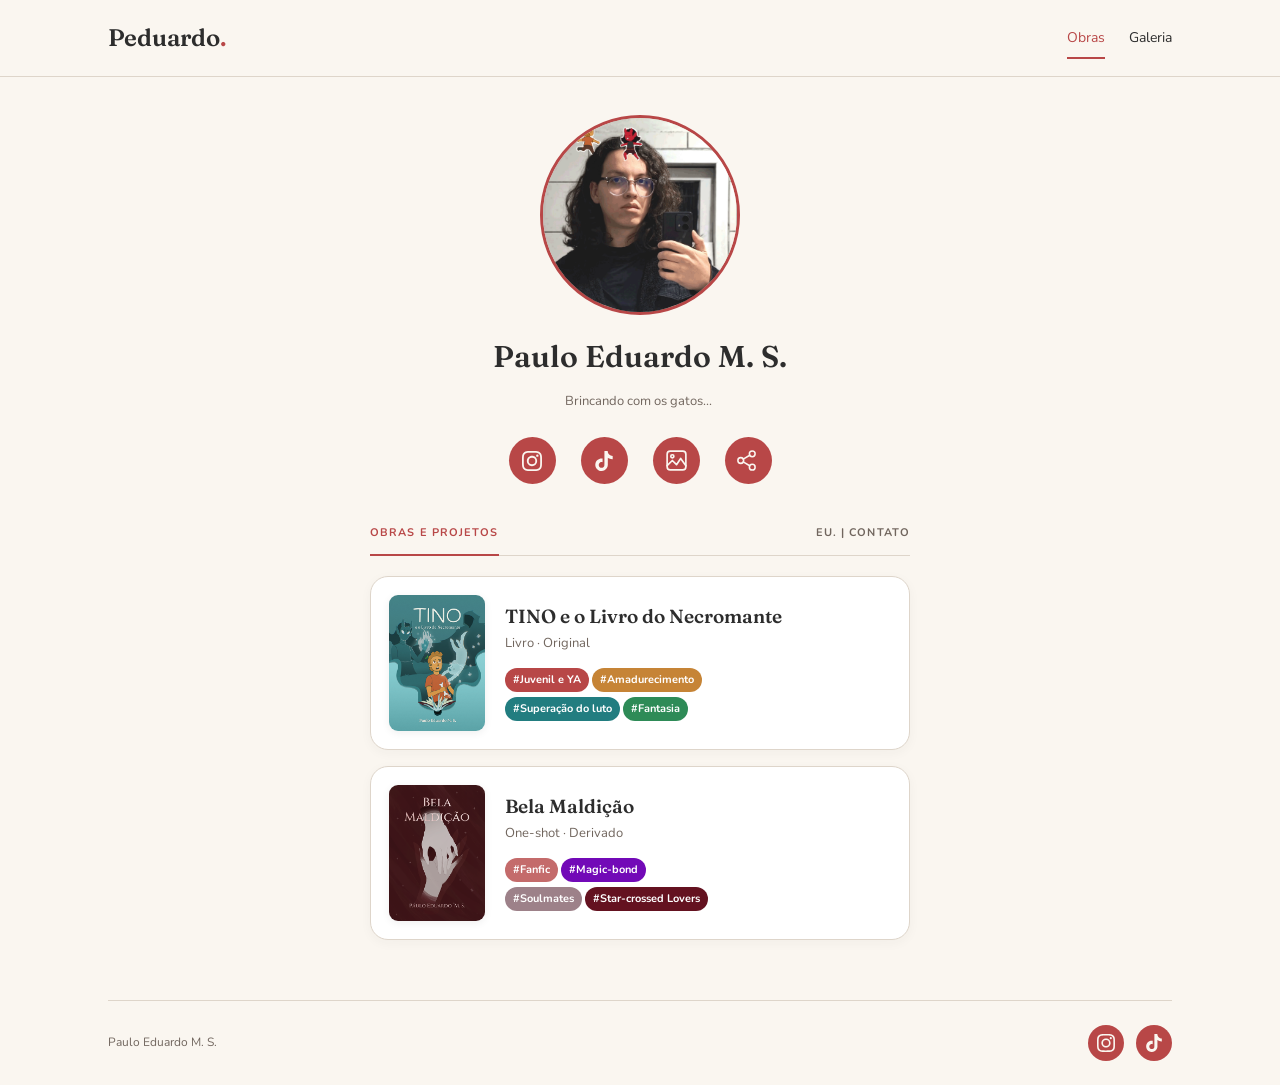
<file: index.html>
<!doctype html>
<html lang="pt-BR">
  <head>
    <meta charset="utf-8">
    <!-- Google Tag Manager -->
    <script>window.dataLayer = window.dataLayer || [];</script>
    <script>(function(w,d,s,l,i){w[l]=w[l]||[];w[l].push({'gtm.start':
    new Date().getTime(),event:'gtm.js'});var f=d.getElementsByTagName(s)[0],
    j=d.createElement(s),dl=l!='dataLayer'?'&l='+l:'';j.async=true;j.src=
    'https://www.googletagmanager.com/gtm.js?id='+i+dl;f.parentNode.insertBefore(j,f);
    })(window,document,'script','dataLayer','GTM-KXHLCWLR');</script>
    <!-- End Google Tag Manager -->
    <meta name="viewport" content="width=device-width, initial-scale=1">
    <title>Links · Peduardo.</title>
    <meta name="description" content="Histórias originais, ilustrações e os processos de Paulo Eduardo M. S.">
    <link rel="icon" href="assets/img/favicon.ico" type="image/x-icon">
    <link rel="stylesheet" href="assets/css/fonts.css">
    <link rel="stylesheet" href="assets/css/site.css">
    <script src="assets/js/conteudo.js" defer></script>
    <script src="assets/js/render.js" defer></script>
    <script src="assets/js/site.js" defer></script>
  </head>

  <body data-base="">
    <!-- Google Tag Manager (noscript) -->
    <noscript><iframe src="https://www.googletagmanager.com/ns.html?id=GTM-KXHLCWLR"
    height="0" width="0" style="display:none;visibility:hidden"></iframe></noscript>
    <!-- End Google Tag Manager (noscript) -->

    <a class="skip" href="#conteudo">Pular para o conteúdo</a>

    <header class="site-header">
      <nav class="nav" aria-label="Navegação principal">
        <a class="wordmark" href="./">Peduardo<span>.</span></a>

        <div class="nav-links">
          <a href="links/" aria-current="page">Obras</a>
          <a href="galeria/">Galeria</a>
        </div>
      </nav>
    </header>

    <main id="conteudo" class="links-main">
      <section class="profile" aria-labelledby="nome">
        <picture>
          <source srcset="assets/img/perfil-foto.jpg" media="(prefers-reduced-motion: reduce)">
          <img class="profile-picture" src="assets/img/perfil-foto.gif" alt="Retrato de Paulo Eduardo M. S.">
        </picture>

        <h1 id="nome">Paulo Eduardo M. S.</h1>
        <div class="status-line" aria-hidden="true" id="profile-status">
          Brincando com os gatos.
        </div>
      </section>

      <div class="socials" aria-label="Redes e outros links">
        <a class="social-circle" href="https://instagram.com/peduardo.insta" target="_blank" rel="noopener noreferrer" aria-label="Instagram" title="Instagram" >
          <svg class="icon-brand" aria-hidden="true" focusable="false" width="20" height="20" viewBox="0 0 24 24" xmlns="http://www.w3.org/2000/svg"><path d="M7.0301.084c-1.2768.0602-2.1487.264-2.911.5634-.7888.3075-1.4575.72-2.1228 1.3877-.6652.6677-1.075 1.3368-1.3802 2.127-.2954.7638-.4956 1.6365-.552 2.914-.0564 1.2775-.0689 1.6882-.0626 4.947.0062 3.2586.0206 3.6671.0825 4.9473.061 1.2765.264 2.1482.5635 2.9107.308.7889.72 1.4573 1.388 2.1228.6679.6655 1.3365 1.0743 2.1285 1.38.7632.295 1.6361.4961 2.9134.552 1.2773.056 1.6884.069 4.9462.0627 3.2578-.0062 3.668-.0207 4.9478-.0814 1.28-.0607 2.147-.2652 2.9098-.5633.7889-.3086 1.4578-.72 2.1228-1.3881.665-.6682 1.0745-1.3378 1.3795-2.1284.2957-.7632.4966-1.636.552-2.9124.056-1.2809.0692-1.6898.063-4.948-.0063-3.2583-.021-3.6668-.0817-4.9465-.0607-1.2797-.264-2.1487-.5633-2.9117-.3084-.7889-.72-1.4568-1.3876-2.1228C21.2982 1.33 20.628.9208 19.8378.6165 19.074.321 18.2017.1197 16.9244.0645 15.6471.0093 15.236-.005 11.977.0014 8.718.0076 8.31.0215 7.0301.0839m.1402 21.6932c-1.17-.0509-1.8053-.2453-2.2287-.408-.5606-.216-.96-.4771-1.3819-.895-.422-.4178-.6811-.8186-.9-1.378-.1644-.4234-.3624-1.058-.4171-2.228-.0595-1.2645-.072-1.6442-.079-4.848-.007-3.2037.0053-3.583.0607-4.848.05-1.169.2456-1.805.408-2.2282.216-.5613.4762-.96.895-1.3816.4188-.4217.8184-.6814 1.3783-.9003.423-.1651 1.0575-.3614 2.227-.4171 1.2655-.06 1.6447-.072 4.848-.079 3.2033-.007 3.5835.005 4.8495.0608 1.169.0508 1.8053.2445 2.228.408.5608.216.96.4754 1.3816.895.4217.4194.6816.8176.9005 1.3787.1653.4217.3617 1.056.4169 2.2263.0602 1.2655.0739 1.645.0796 4.848.0058 3.203-.0055 3.5834-.061 4.848-.051 1.17-.245 1.8055-.408 2.2294-.216.5604-.4763.96-.8954 1.3814-.419.4215-.8181.6811-1.3783.9-.4224.1649-1.0577.3617-2.2262.4174-1.2656.0595-1.6448.072-4.8493.079-3.2045.007-3.5825-.006-4.848-.0608M16.953 5.5864A1.44 1.44 0 1 0 18.39 4.144a1.44 1.44 0 0 0-1.437 1.4424M5.8385 12.012c.0067 3.4032 2.7706 6.1557 6.173 6.1493 3.4026-.0065 6.157-2.7701 6.1506-6.1733-.0065-3.4032-2.771-6.1565-6.174-6.1498-3.403.0067-6.156 2.771-6.1496 6.1738M8 12.0077a4 4 0 1 1 4.008 3.9921A3.9996 3.9996 0 0 1 8 12.0077"/></svg>
        </a>

        <a class="social-circle" href="https://tiktok.com/@peduardo.tkk" target="_blank" rel="noopener noreferrer" aria-label="TikTok" title="TikTok">
          <svg class="icon-brand" aria-hidden="true" focusable="false" width="20" height="20" viewBox="0 0 24 24" xmlns="http://www.w3.org/2000/svg"><path d="M12.525.02c1.31-.02 2.61-.01 3.91-.02.08 1.53.63 3.09 1.75 4.17 1.12 1.11 2.7 1.62 4.24 1.79v4.03c-1.44-.05-2.89-.35-4.2-.97-.57-.26-1.1-.59-1.62-.93-.01 2.92.01 5.84-.02 8.75-.08 1.4-.54 2.79-1.35 3.94-1.31 1.92-3.58 3.17-5.91 3.21-1.43.08-2.86-.31-4.08-1.03-2.02-1.19-3.44-3.37-3.65-5.71-.02-.5-.03-1-.01-1.49.18-1.9 1.12-3.72 2.58-4.96 1.66-1.44 3.98-2.13 6.15-1.72.02 1.48-.04 2.96-.04 4.44-.99-.32-2.15-.23-3.02.37-.63.41-1.11 1.04-1.36 1.75-.21.51-.15 1.07-.14 1.61.24 1.64 1.82 3.02 3.5 2.87 1.12-.01 2.19-.66 2.77-1.61.19-.33.4-.67.41-1.06.1-1.79.06-3.57.07-5.36.01-4.03-.01-8.05.02-12.07z"/></svg>
        </a>

        <a class="social-circle" href="../galeria/" aria-label="Galeria" title="Galeria" >
          <svg xmlns="http://www.w3.org/2000/svg" viewBox="0 0 24 24" width="25" height="25" aria-hidden="true" focusable="false"><rect x="3" y="3" width="18" height="18" rx="3"/><circle cx="8" cy="8" r="1.5"/><path d="m3 17 5-5 4 4 4-6 5 7"/></svg>
        </a>

        <button class="social-circle" type="button" data-share aria-label="Compartilhar site" title="Compartilhar">
          <svg xmlns="http://www.w3.org/2000/svg" viewBox="0 0 24 24" style="margin-right: 3px" width="23" height="23" aria-hidden="true" focusable="false"><circle cx="18" cy="5" r="3"/><circle cx="6" cy="12" r="3"/><circle cx="18" cy="19" r="3"/><path d="m8.6 10.5 6.8-4M8.6 13.5l6.8 4"/></svg>
        </button>
      </div>

      <div class="links-tabs" role="tablist" aria-label="Conteúdo do portfólio" data-links-tabs hidden>
        <button type="button" id="obras-tab" role="tab" aria-selected="true" aria-controls="obras-panel">Obras e projetos</button>
        <button type="button" id="contato-tab" role="tab" aria-selected="false" aria-controls="contato-panel" tabindex="-1">Eu. | Contato</button>
      </div>

      <section id="obras-panel" role="tabpanel" aria-labelledby="obras-tab" tabindex="0">
        <div data-featured-projects></div>
        <details class="extra-works" hidden>
          <summary>Outras histórias</summary>
          <div data-other-projects></div>
        </details>
      </section>

      <section id="contato-panel" role="tabpanel" aria-labelledby="contato-tab" tabindex="0" hidden>
        <div data-contact-card></div>
      </section>

      <p class="page-footnote">
        
      </p>
    <noscript>Ative o JavaScript para carregar as obras e suas informações.</noscript>
    </main>

    <footer class="site-footer">
      <p data-profile-footer>Paulo Eduardo M. S.</p>
      <nav class="footer-socials" aria-label="Redes sociais">
        <a class="social-circle" href="https://instagram.com/peduardo.insta" target="_blank" rel="noopener noreferrer" aria-label="Instagram" title="Instagram">
          <svg class="icon-brand" aria-hidden="true" focusable="false" width="25" height="25" viewBox="0 0 24 24" xmlns="http://www.w3.org/2000/svg"><path d="M7.0301.084c-1.2768.0602-2.1487.264-2.911.5634-.7888.3075-1.4575.72-2.1228 1.3877-.6652.6677-1.075 1.3368-1.3802 2.127-.2954.7638-.4956 1.6365-.552 2.914-.0564 1.2775-.0689 1.6882-.0626 4.947.0062 3.2586.0206 3.6671.0825 4.9473.061 1.2765.264 2.1482.5635 2.9107.308.7889.72 1.4573 1.388 2.1228.6679.6655 1.3365 1.0743 2.1285 1.38.7632.295 1.6361.4961 2.9134.552 1.2773.056 1.6884.069 4.9462.0627 3.2578-.0062 3.668-.0207 4.9478-.0814 1.28-.0607 2.147-.2652 2.9098-.5633.7889-.3086 1.4578-.72 2.1228-1.3881.665-.6682 1.0745-1.3378 1.3795-2.1284.2957-.7632.4966-1.636.552-2.9124.056-1.2809.0692-1.6898.063-4.948-.0063-3.2583-.021-3.6668-.0817-4.9465-.0607-1.2797-.264-2.1487-.5633-2.9117-.3084-.7889-.72-1.4568-1.3876-2.1228C21.2982 1.33 20.628.9208 19.8378.6165 19.074.321 18.2017.1197 16.9244.0645 15.6471.0093 15.236-.005 11.977.0014 8.718.0076 8.31.0215 7.0301.0839m.1402 21.6932c-1.17-.0509-1.8053-.2453-2.2287-.408-.5606-.216-.96-.4771-1.3819-.895-.422-.4178-.6811-.8186-.9-1.378-.1644-.4234-.3624-1.058-.4171-2.228-.0595-1.2645-.072-1.6442-.079-4.848-.007-3.2037.0053-3.583.0607-4.848.05-1.169.2456-1.805.408-2.2282.216-.5613.4762-.96.895-1.3816.4188-.4217.8184-.6814 1.3783-.9003.423-.1651 1.0575-.3614 2.227-.4171 1.2655-.06 1.6447-.072 4.848-.079 3.2033-.007 3.5835.005 4.8495.0608 1.169.0508 1.8053.2445 2.228.408.5608.216.96.4754 1.3816.895.4217.4194.6816.8176.9005 1.3787.1653.4217.3617 1.056.4169 2.2263.0602 1.2655.0739 1.645.0796 4.848.0058 3.203-.0055 3.5834-.061 4.848-.051 1.17-.245 1.8055-.408 2.2294-.216.5604-.4763.96-.8954 1.3814-.419.4215-.8181.6811-1.3783.9-.4224.1649-1.0577.3617-2.2262.4174-1.2656.0595-1.6448.072-4.8493.079-3.2045.007-3.5825-.006-4.848-.0608M16.953 5.5864A1.44 1.44 0 1 0 18.39 4.144a1.44 1.44 0 0 0-1.437 1.4424M5.8385 12.012c.0067 3.4032 2.7706 6.1557 6.173 6.1493 3.4026-.0065 6.157-2.7701 6.1506-6.1733-.0065-3.4032-2.771-6.1565-6.174-6.1498-3.403.0067-6.156 2.771-6.1496 6.1738M8 12.0077a4 4 0 1 1 4.008 3.9921A3.9996 3.9996 0 0 1 8 12.0077"/></svg>
        </a>
        <a class="social-circle" href="https://tiktok.com/@peduardo.tkk" target="_blank" rel="noopener noreferrer" aria-label="TikTok" title="TikTok">
          <svg class="icon-brand" aria-hidden="true" focusable="false" width="25" height="25" viewBox="0 0 24 24" xmlns="http://www.w3.org/2000/svg"><path d="M12.525.02c1.31-.02 2.61-.01 3.91-.02.08 1.53.63 3.09 1.75 4.17 1.12 1.11 2.7 1.62 4.24 1.79v4.03c-1.44-.05-2.89-.35-4.2-.97-.57-.26-1.1-.59-1.62-.93-.01 2.92.01 5.84-.02 8.75-.08 1.4-.54 2.79-1.35 3.94-1.31 1.92-3.58 3.17-5.91 3.21-1.43.08-2.86-.31-4.08-1.03-2.02-1.19-3.44-3.37-3.65-5.71-.02-.5-.03-1-.01-1.49.18-1.9 1.12-3.72 2.58-4.96 1.66-1.44 3.98-2.13 6.15-1.72.02 1.48-.04 2.96-.04 4.44-.99-.32-2.15-.23-3.02.37-.63.41-1.11 1.04-1.36 1.75-.21.51-.15 1.07-.14 1.61.24 1.64 1.82 3.02 3.5 2.87 1.12-.01 2.19-.66 2.77-1.61.19-.33.4-.67.41-1.06.1-1.79.06-3.57.07-5.36.01-4.03-.01-8.05.02-12.07z"/></svg>
        </a>
      </nav>
    </footer>

    <dialog id="preview" aria-labelledby="preview-title">
      <button class="dialog-close" type="button" aria-label="Fechar prévia" autofocus>×</button>
      <div id="preview-content"></div>
    </dialog>

    <p class="toast" role="status" id="toast"></p>
  </body>
</html>
</file>
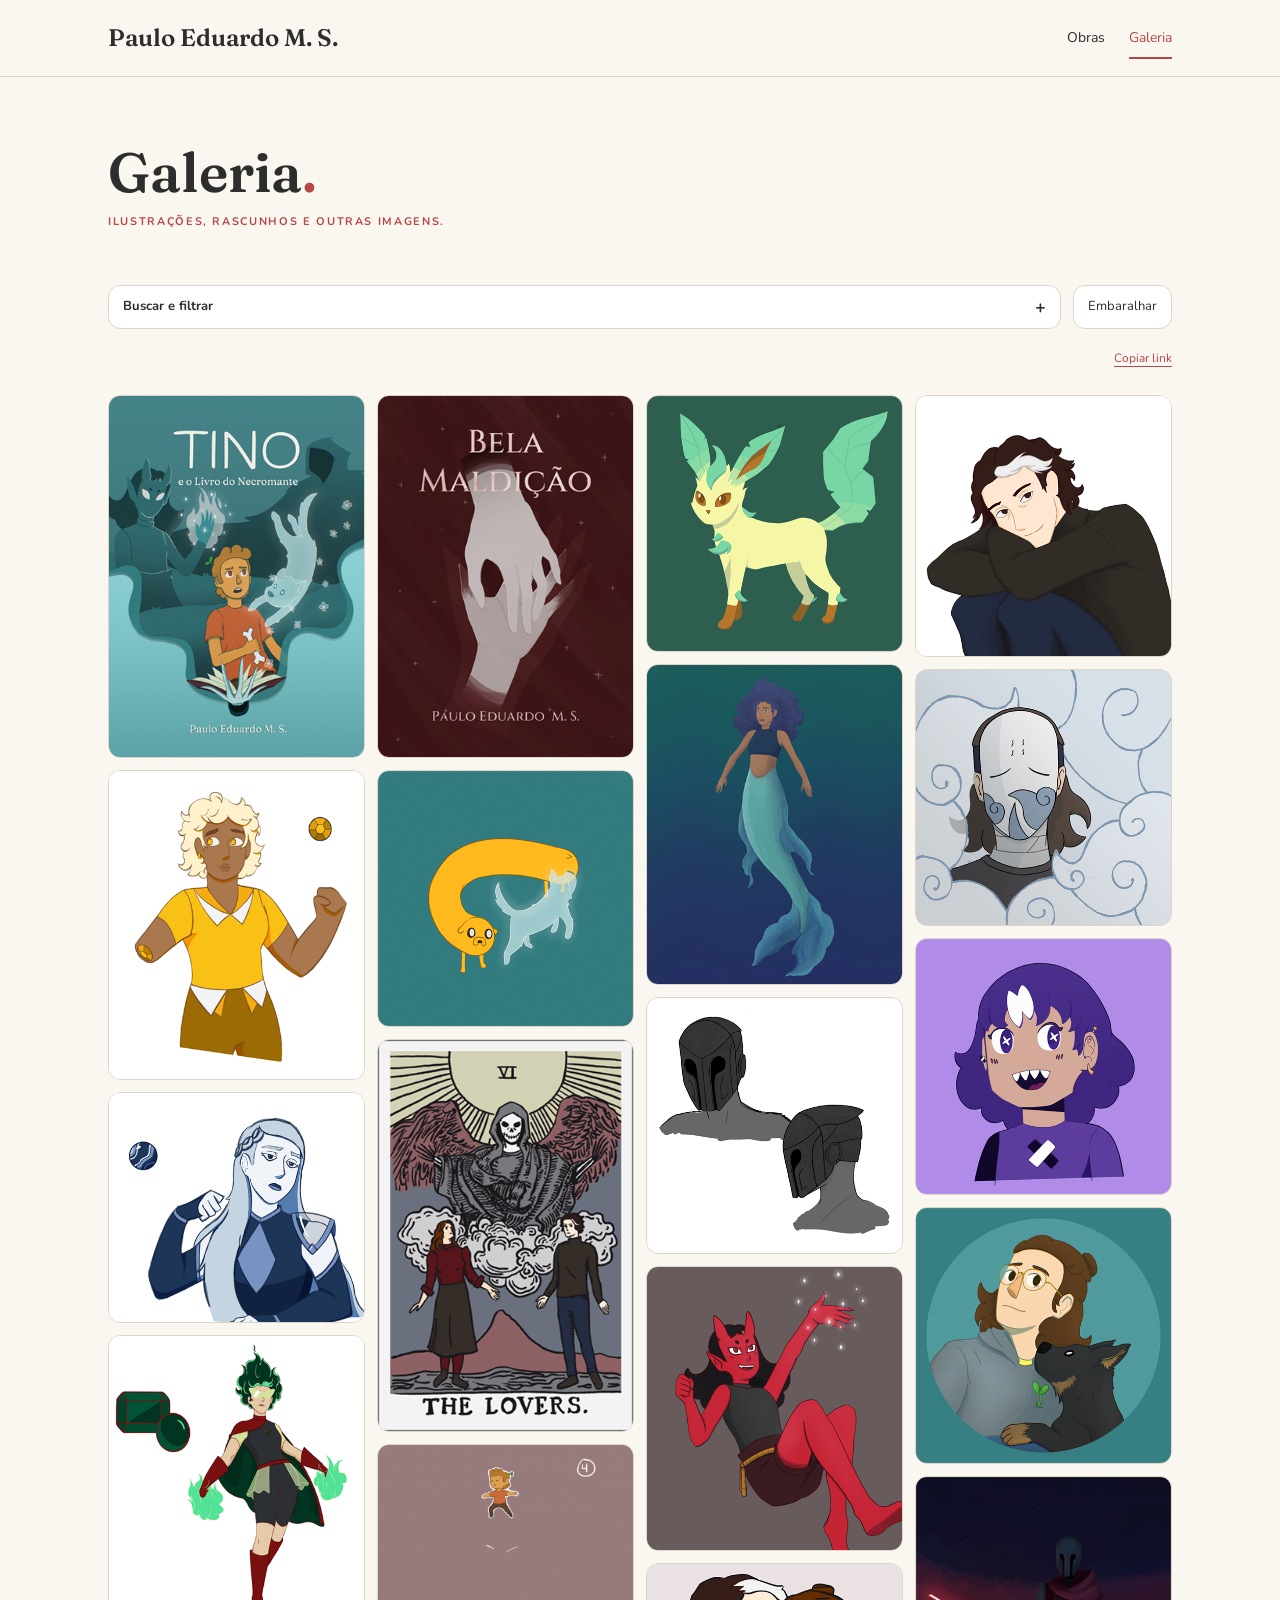
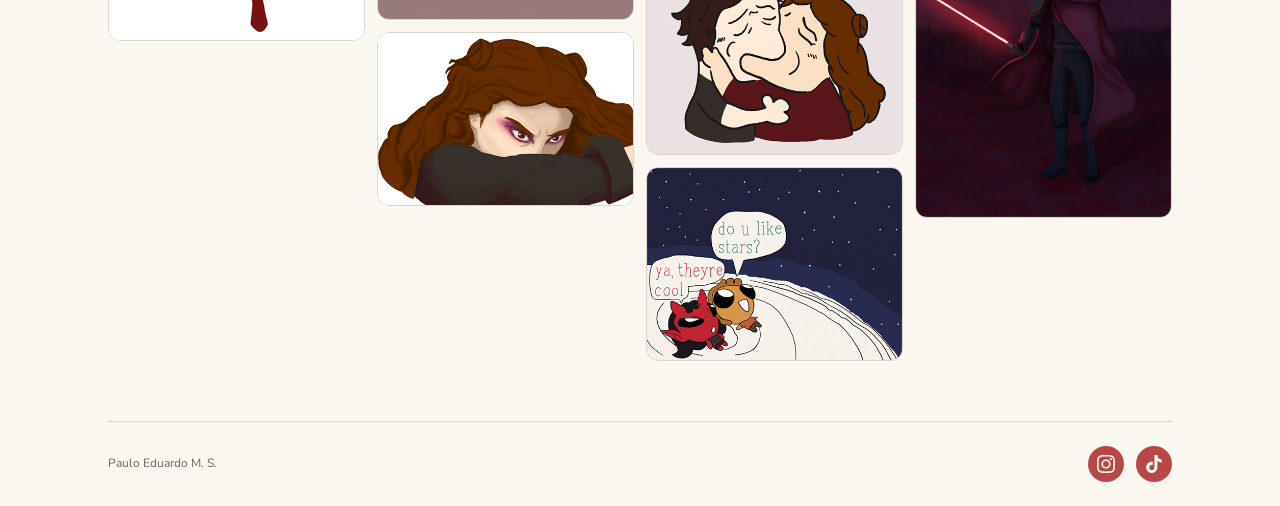
<file: galeria/index.html>
<!doctype html>
<html lang="pt-BR">
  <head>
    <meta charset="utf-8">
    <!-- Google Tag Manager -->
    <script>window.dataLayer = window.dataLayer || [];</script>
    <script>(function(w,d,s,l,i){w[l]=w[l]||[];w[l].push({'gtm.start':
    new Date().getTime(),event:'gtm.js'});var f=d.getElementsByTagName(s)[0],
    j=d.createElement(s),dl=l!='dataLayer'?'&l='+l:'';j.async=true;j.src=
    'https://www.googletagmanager.com/gtm.js?id='+i+dl;f.parentNode.insertBefore(j,f);
    })(window,document,'script','dataLayer','GTM-KXHLCWLR');</script>
    <!-- End Google Tag Manager -->
    <meta name="viewport" content="width=device-width, initial-scale=1">
    <title>Galeria · Peduardo.</title>
    <meta
      name="description"
      content="Histórias originais, ilustrações e os processos de Paulo Eduardo M. S."
    >
    <link rel="icon" href="../assets/img/favicon.ico" type="image/x-icon">
    <link rel="stylesheet" href="../assets/css/fonts.css">
    <link rel="stylesheet" href="../assets/css/site.css">
    <script src="../assets/js/conteudo.js" defer></script>
    <script src="../assets/js/render.js" defer></script>
    <script src="../assets/js/site.js" defer></script>
  </head>

  <body data-base="../" class="gallery-page">
    <!-- Google Tag Manager (noscript) -->
    <noscript><iframe src="https://www.googletagmanager.com/ns.html?id=GTM-KXHLCWLR"
    height="0" width="0" style="display:none;visibility:hidden"></iframe></noscript>
    <!-- End Google Tag Manager (noscript) -->

    <a class="skip" href="#conteudo">Pular para o conteúdo</a>

    <header class="site-header">
      <nav class="nav" aria-label="Navegação principal">
        <a class="wordmark" href="../">Peduardo<span>.</span></a>

        <div class="nav-links">
          <a href="../links/">Obras</a>
          <a href="../galeria/" aria-current="page">Galeria</a>
        </div>
      </nav>
    </header>

    <main id="conteudo" class="wrap">
      <header class="page-intro">
        
        <h1>Galeria<span style="color: var(--red);">.</span></h1>
        <span class="eyebrow">Ilustrações, rascunhos e outras imagens.</span>
      </header>

      <div class="gallery-toolbar" hidden>
        <div class="gallery-toolbar-main">
          <button class="gallery-filter-toggle" type="button" data-gallery-filter-toggle aria-expanded="false" aria-controls="gallery-filters">Buscar e filtrar</button>
          <div class="gallery-order-actions" role="group" aria-label="Organizar imagens">
            <button type="button" data-gallery-shuffle>Embaralhar</button>
            <button type="button" data-gallery-reset hidden>Restaurar ordem</button>
          </div>
        </div>
        <form class="gallery-filters" id="gallery-filters" role="search" hidden>
          <label for="gallery-search">Buscar imagens</label>
          <input id="gallery-search" type="search" placeholder="Título, tipo ou tag…">
          <div class="gallery-tag-filters" role="group" aria-label="Filtrar por tipo e tag"></div>
        </form>
        <div class="gallery-filter-status">
          <div class="gallery-filter-tools">
            <button type="button" data-gallery-clear hidden>Limpar filtros</button>
            <button type="button" data-gallery-share>Copiar link</button>
          </div>
        </div>
      </div>

      <div class="gallery-grid gallery-masonry" data-gallery-grid></div>
      <noscript>Ative o JavaScript para carregar as imagens da galeria.</noscript>

      <p class="gallery-empty" hidden>Nenhuma imagem encontrada. Tente outra busca ou tag.</p>
    </main>

    <footer class="site-footer">
      <p>Paulo Eduardo M. S.</p>
      <nav class="footer-socials" aria-label="Redes sociais">
        <a class="social-circle" href="https://instagram.com/peduardo.insta" target="_blank" rel="noopener noreferrer" aria-label="Instagram" title="Instagram">
          <svg class="icon-brand" aria-hidden="true" focusable="false" width="25" height="25" viewBox="0 0 24 24" xmlns="http://www.w3.org/2000/svg"><path d="M7.0301.084c-1.2768.0602-2.1487.264-2.911.5634-.7888.3075-1.4575.72-2.1228 1.3877-.6652.6677-1.075 1.3368-1.3802 2.127-.2954.7638-.4956 1.6365-.552 2.914-.0564 1.2775-.0689 1.6882-.0626 4.947.0062 3.2586.0206 3.6671.0825 4.9473.061 1.2765.264 2.1482.5635 2.9107.308.7889.72 1.4573 1.388 2.1228.6679.6655 1.3365 1.0743 2.1285 1.38.7632.295 1.6361.4961 2.9134.552 1.2773.056 1.6884.069 4.9462.0627 3.2578-.0062 3.668-.0207 4.9478-.0814 1.28-.0607 2.147-.2652 2.9098-.5633.7889-.3086 1.4578-.72 2.1228-1.3881.665-.6682 1.0745-1.3378 1.3795-2.1284.2957-.7632.4966-1.636.552-2.9124.056-1.2809.0692-1.6898.063-4.948-.0063-3.2583-.021-3.6668-.0817-4.9465-.0607-1.2797-.264-2.1487-.5633-2.9117-.3084-.7889-.72-1.4568-1.3876-2.1228C21.2982 1.33 20.628.9208 19.8378.6165 19.074.321 18.2017.1197 16.9244.0645 15.6471.0093 15.236-.005 11.977.0014 8.718.0076 8.31.0215 7.0301.0839m.1402 21.6932c-1.17-.0509-1.8053-.2453-2.2287-.408-.5606-.216-.96-.4771-1.3819-.895-.422-.4178-.6811-.8186-.9-1.378-.1644-.4234-.3624-1.058-.4171-2.228-.0595-1.2645-.072-1.6442-.079-4.848-.007-3.2037.0053-3.583.0607-4.848.05-1.169.2456-1.805.408-2.2282.216-.5613.4762-.96.895-1.3816.4188-.4217.8184-.6814 1.3783-.9003.423-.1651 1.0575-.3614 2.227-.4171 1.2655-.06 1.6447-.072 4.848-.079 3.2033-.007 3.5835.005 4.8495.0608 1.169.0508 1.8053.2445 2.228.408.5608.216.96.4754 1.3816.895.4217.4194.6816.8176.9005 1.3787.1653.4217.3617 1.056.4169 2.2263.0602 1.2655.0739 1.645.0796 4.848.0058 3.203-.0055 3.5834-.061 4.848-.051 1.17-.245 1.8055-.408 2.2294-.216.5604-.4763.96-.8954 1.3814-.419.4215-.8181.6811-1.3783.9-.4224.1649-1.0577.3617-2.2262.4174-1.2656.0595-1.6448.072-4.8493.079-3.2045.007-3.5825-.006-4.848-.0608M16.953 5.5864A1.44 1.44 0 1 0 18.39 4.144a1.44 1.44 0 0 0-1.437 1.4424M5.8385 12.012c.0067 3.4032 2.7706 6.1557 6.173 6.1493 3.4026-.0065 6.157-2.7701 6.1506-6.1733-.0065-3.4032-2.771-6.1565-6.174-6.1498-3.403.0067-6.156 2.771-6.1496 6.1738M8 12.0077a4 4 0 1 1 4.008 3.9921A3.9996 3.9996 0 0 1 8 12.0077"/></svg>
        </a>
        <a class="social-circle" href="https://tiktok.com/@peduardo.tkk" target="_blank" rel="noopener noreferrer" aria-label="TikTok" title="TikTok">
          <svg class="icon-brand" aria-hidden="true" focusable="false" width="25" height="25" viewBox="0 0 24 24" xmlns="http://www.w3.org/2000/svg"><path d="M12.525.02c1.31-.02 2.61-.01 3.91-.02.08 1.53.63 3.09 1.75 4.17 1.12 1.11 2.7 1.62 4.24 1.79v4.03c-1.44-.05-2.89-.35-4.2-.97-.57-.26-1.1-.59-1.62-.93-.01 2.92.01 5.84-.02 8.75-.08 1.4-.54 2.79-1.35 3.94-1.31 1.92-3.58 3.17-5.91 3.21-1.43.08-2.86-.31-4.08-1.03-2.02-1.19-3.44-3.37-3.65-5.71-.02-.5-.03-1-.01-1.49.18-1.9 1.12-3.72 2.58-4.96 1.66-1.44 3.98-2.13 6.15-1.72.02 1.48-.04 2.96-.04 4.44-.99-.32-2.15-.23-3.02.37-.63.41-1.11 1.04-1.36 1.75-.21.51-.15 1.07-.14 1.61.24 1.64 1.82 3.02 3.5 2.87 1.12-.01 2.19-.66 2.77-1.61.19-.33.4-.67.41-1.06.1-1.79.06-3.57.07-5.36.01-4.03-.01-8.05.02-12.07z"/></svg>
        </a>
      </nav>
    </footer>

    <dialog id="preview" aria-labelledby="preview-title">
      <button class="dialog-close" type="button" aria-label="Fechar prévia" autofocus>✕</button>
      <div id="preview-content"></div>
    </dialog>

    <p class="toast" role="status" id="toast"></p>
  </body>
</html>
</file>
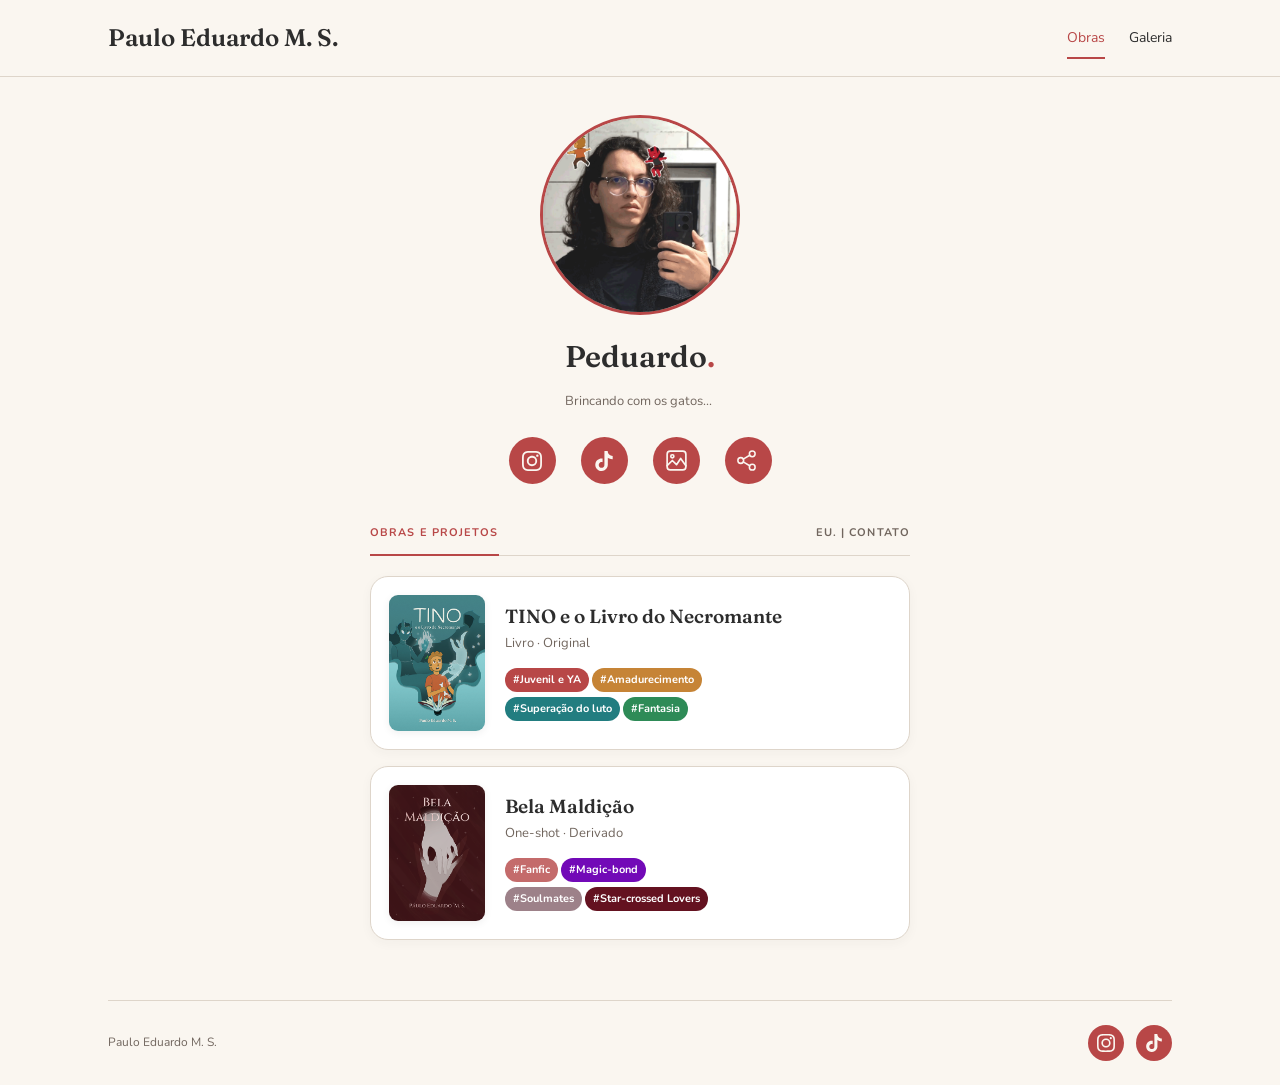
<file: links/index.html>
<!doctype html>
<html lang="pt-BR">
  <head>
    <meta charset="utf-8">
    <!-- Google Tag Manager -->
    <script>window.dataLayer = window.dataLayer || [];</script>
    <script>(function(w,d,s,l,i){w[l]=w[l]||[];w[l].push({'gtm.start':
    new Date().getTime(),event:'gtm.js'});var f=d.getElementsByTagName(s)[0],
    j=d.createElement(s),dl=l!='dataLayer'?'&l='+l:'';j.async=true;j.src=
    'https://www.googletagmanager.com/gtm.js?id='+i+dl;f.parentNode.insertBefore(j,f);
    })(window,document,'script','dataLayer','GTM-KXHLCWLR');</script>
    <!-- End Google Tag Manager -->
    <meta name="viewport" content="width=device-width, initial-scale=1">
    <title>Links · Peduardo.</title>
    <meta name="description" content="Histórias originais, ilustrações e os processos de Paulo Eduardo M. S.">
    <link rel="icon" href="../assets/img/favicon.ico" type="image/x-icon">
    <link rel="stylesheet" href="../assets/css/fonts.css">
    <link rel="stylesheet" href="../assets/css/site.css">
    <script src="../assets/js/conteudo.js" defer></script>
    <script src="../assets/js/render.js" defer></script>
    <script src="../assets/js/site.js" defer></script>
  </head>

  <body data-base="../">
    <!-- Google Tag Manager (noscript) -->
    <noscript><iframe src="https://www.googletagmanager.com/ns.html?id=GTM-KXHLCWLR"
    height="0" width="0" style="display:none;visibility:hidden"></iframe></noscript>
    <!-- End Google Tag Manager (noscript) -->

    <a class="skip" href="#conteudo">Pular para o conteúdo</a>

    <header class="site-header">
      <nav class="nav" aria-label="Navegação principal">
        <a class="wordmark" href="../">Peduardo<span>.</span></a>

        <div class="nav-links">
          <a href="../links/" aria-current="page">Obras</a>
          <a href="../galeria/">Galeria</a>
        </div>
      </nav>
    </header>

    <main id="conteudo" class="links-main">
      <section class="profile" aria-labelledby="nome">
        <picture>
          <source srcset="../assets/img/perfil-foto.jpg" media="(prefers-reduced-motion: reduce)">
          <img class="profile-picture" src="../assets/img/perfil-foto.gif" alt="Retrato de Paulo Eduardo M. S.">
        </picture>

        <h1 id="nome">Paulo Eduardo M. S.</h1>
        <div class="status-line" aria-hidden="true" id="profile-status">
          Brincando com os gatos.
        </div>
      </section>

      <div class="socials" aria-label="Redes e outros links">
        <a class="social-circle" href="https://instagram.com/peduardo.insta" target="_blank" rel="noopener noreferrer" aria-label="Instagram" title="Instagram" >
          <svg class="icon-brand" aria-hidden="true" focusable="false" width="20" height="20" viewBox="0 0 24 24" xmlns="http://www.w3.org/2000/svg"><path d="M7.0301.084c-1.2768.0602-2.1487.264-2.911.5634-.7888.3075-1.4575.72-2.1228 1.3877-.6652.6677-1.075 1.3368-1.3802 2.127-.2954.7638-.4956 1.6365-.552 2.914-.0564 1.2775-.0689 1.6882-.0626 4.947.0062 3.2586.0206 3.6671.0825 4.9473.061 1.2765.264 2.1482.5635 2.9107.308.7889.72 1.4573 1.388 2.1228.6679.6655 1.3365 1.0743 2.1285 1.38.7632.295 1.6361.4961 2.9134.552 1.2773.056 1.6884.069 4.9462.0627 3.2578-.0062 3.668-.0207 4.9478-.0814 1.28-.0607 2.147-.2652 2.9098-.5633.7889-.3086 1.4578-.72 2.1228-1.3881.665-.6682 1.0745-1.3378 1.3795-2.1284.2957-.7632.4966-1.636.552-2.9124.056-1.2809.0692-1.6898.063-4.948-.0063-3.2583-.021-3.6668-.0817-4.9465-.0607-1.2797-.264-2.1487-.5633-2.9117-.3084-.7889-.72-1.4568-1.3876-2.1228C21.2982 1.33 20.628.9208 19.8378.6165 19.074.321 18.2017.1197 16.9244.0645 15.6471.0093 15.236-.005 11.977.0014 8.718.0076 8.31.0215 7.0301.0839m.1402 21.6932c-1.17-.0509-1.8053-.2453-2.2287-.408-.5606-.216-.96-.4771-1.3819-.895-.422-.4178-.6811-.8186-.9-1.378-.1644-.4234-.3624-1.058-.4171-2.228-.0595-1.2645-.072-1.6442-.079-4.848-.007-3.2037.0053-3.583.0607-4.848.05-1.169.2456-1.805.408-2.2282.216-.5613.4762-.96.895-1.3816.4188-.4217.8184-.6814 1.3783-.9003.423-.1651 1.0575-.3614 2.227-.4171 1.2655-.06 1.6447-.072 4.848-.079 3.2033-.007 3.5835.005 4.8495.0608 1.169.0508 1.8053.2445 2.228.408.5608.216.96.4754 1.3816.895.4217.4194.6816.8176.9005 1.3787.1653.4217.3617 1.056.4169 2.2263.0602 1.2655.0739 1.645.0796 4.848.0058 3.203-.0055 3.5834-.061 4.848-.051 1.17-.245 1.8055-.408 2.2294-.216.5604-.4763.96-.8954 1.3814-.419.4215-.8181.6811-1.3783.9-.4224.1649-1.0577.3617-2.2262.4174-1.2656.0595-1.6448.072-4.8493.079-3.2045.007-3.5825-.006-4.848-.0608M16.953 5.5864A1.44 1.44 0 1 0 18.39 4.144a1.44 1.44 0 0 0-1.437 1.4424M5.8385 12.012c.0067 3.4032 2.7706 6.1557 6.173 6.1493 3.4026-.0065 6.157-2.7701 6.1506-6.1733-.0065-3.4032-2.771-6.1565-6.174-6.1498-3.403.0067-6.156 2.771-6.1496 6.1738M8 12.0077a4 4 0 1 1 4.008 3.9921A3.9996 3.9996 0 0 1 8 12.0077"/></svg>
        </a>

        <a class="social-circle" href="https://tiktok.com/@peduardo.tkk" target="_blank" rel="noopener noreferrer" aria-label="TikTok" title="TikTok">
          <svg class="icon-brand" aria-hidden="true" focusable="false" width="20" height="20" viewBox="0 0 24 24" xmlns="http://www.w3.org/2000/svg"><path d="M12.525.02c1.31-.02 2.61-.01 3.91-.02.08 1.53.63 3.09 1.75 4.17 1.12 1.11 2.7 1.62 4.24 1.79v4.03c-1.44-.05-2.89-.35-4.2-.97-.57-.26-1.1-.59-1.62-.93-.01 2.92.01 5.84-.02 8.75-.08 1.4-.54 2.79-1.35 3.94-1.31 1.92-3.58 3.17-5.91 3.21-1.43.08-2.86-.31-4.08-1.03-2.02-1.19-3.44-3.37-3.65-5.71-.02-.5-.03-1-.01-1.49.18-1.9 1.12-3.72 2.58-4.96 1.66-1.44 3.98-2.13 6.15-1.72.02 1.48-.04 2.96-.04 4.44-.99-.32-2.15-.23-3.02.37-.63.41-1.11 1.04-1.36 1.75-.21.51-.15 1.07-.14 1.61.24 1.64 1.82 3.02 3.5 2.87 1.12-.01 2.19-.66 2.77-1.61.19-.33.4-.67.41-1.06.1-1.79.06-3.57.07-5.36.01-4.03-.01-8.05.02-12.07z"/></svg>
        </a>

        <a class="social-circle" href="../galeria/" aria-label="Galeria" title="Galeria" >
          <svg xmlns="http://www.w3.org/2000/svg" viewBox="0 0 24 24" width="25" height="25" aria-hidden="true" focusable="false"><rect x="3" y="3" width="18" height="18" rx="3"/><circle cx="8" cy="8" r="1.5"/><path d="m3 17 5-5 4 4 4-6 5 7"/></svg>
        </a>

        <button class="social-circle" type="button" data-share aria-label="Compartilhar site" title="Compartilhar">
          <svg xmlns="http://www.w3.org/2000/svg" viewBox="0 0 24 24" style="margin-right: 3px" width="23" height="23" aria-hidden="true" focusable="false"><circle cx="18" cy="5" r="3"/><circle cx="6" cy="12" r="3"/><circle cx="18" cy="19" r="3"/><path d="m8.6 10.5 6.8-4M8.6 13.5l6.8 4"/></svg>
        </button>
      </div>

      <div class="links-tabs" role="tablist" aria-label="Conteúdo do portfólio" data-links-tabs hidden>
        <button type="button" id="obras-tab" role="tab" aria-selected="true" aria-controls="obras-panel">Obras e projetos</button>
        <button type="button" id="contato-tab" role="tab" aria-selected="false" aria-controls="contato-panel" tabindex="-1">Eu. | Contato</button>
      </div>

      <section id="obras-panel" role="tabpanel" aria-labelledby="obras-tab" tabindex="0">
        <div data-featured-projects></div>
        <details class="extra-works" hidden>
          <summary>Outras histórias</summary>
          <div data-other-projects></div>
        </details>
      </section>

      <section id="contato-panel" role="tabpanel" aria-labelledby="contato-tab" tabindex="0" hidden>
        <div data-contact-card></div>
      </section>

      <p class="page-footnote">
        
      </p>
    <noscript>Ative o JavaScript para carregar as obras e suas informações.</noscript>
    </main>

    <footer class="site-footer">
      <p data-profile-footer>Paulo Eduardo M. S.</p>
      <nav class="footer-socials" aria-label="Redes sociais">
        <a class="social-circle" href="https://instagram.com/peduardo.insta" target="_blank" rel="noopener noreferrer" aria-label="Instagram" title="Instagram">
          <svg class="icon-brand" aria-hidden="true" focusable="false" width="25" height="25" viewBox="0 0 24 24" xmlns="http://www.w3.org/2000/svg"><path d="M7.0301.084c-1.2768.0602-2.1487.264-2.911.5634-.7888.3075-1.4575.72-2.1228 1.3877-.6652.6677-1.075 1.3368-1.3802 2.127-.2954.7638-.4956 1.6365-.552 2.914-.0564 1.2775-.0689 1.6882-.0626 4.947.0062 3.2586.0206 3.6671.0825 4.9473.061 1.2765.264 2.1482.5635 2.9107.308.7889.72 1.4573 1.388 2.1228.6679.6655 1.3365 1.0743 2.1285 1.38.7632.295 1.6361.4961 2.9134.552 1.2773.056 1.6884.069 4.9462.0627 3.2578-.0062 3.668-.0207 4.9478-.0814 1.28-.0607 2.147-.2652 2.9098-.5633.7889-.3086 1.4578-.72 2.1228-1.3881.665-.6682 1.0745-1.3378 1.3795-2.1284.2957-.7632.4966-1.636.552-2.9124.056-1.2809.0692-1.6898.063-4.948-.0063-3.2583-.021-3.6668-.0817-4.9465-.0607-1.2797-.264-2.1487-.5633-2.9117-.3084-.7889-.72-1.4568-1.3876-2.1228C21.2982 1.33 20.628.9208 19.8378.6165 19.074.321 18.2017.1197 16.9244.0645 15.6471.0093 15.236-.005 11.977.0014 8.718.0076 8.31.0215 7.0301.0839m.1402 21.6932c-1.17-.0509-1.8053-.2453-2.2287-.408-.5606-.216-.96-.4771-1.3819-.895-.422-.4178-.6811-.8186-.9-1.378-.1644-.4234-.3624-1.058-.4171-2.228-.0595-1.2645-.072-1.6442-.079-4.848-.007-3.2037.0053-3.583.0607-4.848.05-1.169.2456-1.805.408-2.2282.216-.5613.4762-.96.895-1.3816.4188-.4217.8184-.6814 1.3783-.9003.423-.1651 1.0575-.3614 2.227-.4171 1.2655-.06 1.6447-.072 4.848-.079 3.2033-.007 3.5835.005 4.8495.0608 1.169.0508 1.8053.2445 2.228.408.5608.216.96.4754 1.3816.895.4217.4194.6816.8176.9005 1.3787.1653.4217.3617 1.056.4169 2.2263.0602 1.2655.0739 1.645.0796 4.848.0058 3.203-.0055 3.5834-.061 4.848-.051 1.17-.245 1.8055-.408 2.2294-.216.5604-.4763.96-.8954 1.3814-.419.4215-.8181.6811-1.3783.9-.4224.1649-1.0577.3617-2.2262.4174-1.2656.0595-1.6448.072-4.8493.079-3.2045.007-3.5825-.006-4.848-.0608M16.953 5.5864A1.44 1.44 0 1 0 18.39 4.144a1.44 1.44 0 0 0-1.437 1.4424M5.8385 12.012c.0067 3.4032 2.7706 6.1557 6.173 6.1493 3.4026-.0065 6.157-2.7701 6.1506-6.1733-.0065-3.4032-2.771-6.1565-6.174-6.1498-3.403.0067-6.156 2.771-6.1496 6.1738M8 12.0077a4 4 0 1 1 4.008 3.9921A3.9996 3.9996 0 0 1 8 12.0077"/></svg>
        </a>
        <a class="social-circle" href="https://tiktok.com/@peduardo.tkk" target="_blank" rel="noopener noreferrer" aria-label="TikTok" title="TikTok">
          <svg class="icon-brand" aria-hidden="true" focusable="false" width="25" height="25" viewBox="0 0 24 24" xmlns="http://www.w3.org/2000/svg"><path d="M12.525.02c1.31-.02 2.61-.01 3.91-.02.08 1.53.63 3.09 1.75 4.17 1.12 1.11 2.7 1.62 4.24 1.79v4.03c-1.44-.05-2.89-.35-4.2-.97-.57-.26-1.1-.59-1.62-.93-.01 2.92.01 5.84-.02 8.75-.08 1.4-.54 2.79-1.35 3.94-1.31 1.92-3.58 3.17-5.91 3.21-1.43.08-2.86-.31-4.08-1.03-2.02-1.19-3.44-3.37-3.65-5.71-.02-.5-.03-1-.01-1.49.18-1.9 1.12-3.72 2.58-4.96 1.66-1.44 3.98-2.13 6.15-1.72.02 1.48-.04 2.96-.04 4.44-.99-.32-2.15-.23-3.02.37-.63.41-1.11 1.04-1.36 1.75-.21.51-.15 1.07-.14 1.61.24 1.64 1.82 3.02 3.5 2.87 1.12-.01 2.19-.66 2.77-1.61.19-.33.4-.67.41-1.06.1-1.79.06-3.57.07-5.36.01-4.03-.01-8.05.02-12.07z"/></svg>
        </a>
      </nav>
    </footer>

    <dialog id="preview" aria-labelledby="preview-title">
      <button class="dialog-close" type="button" aria-label="Fechar prévia" autofocus>×</button>
      <div id="preview-content"></div>
    </dialog>

    <p class="toast" role="status" id="toast"></p>
  </body>
</html>
</file>
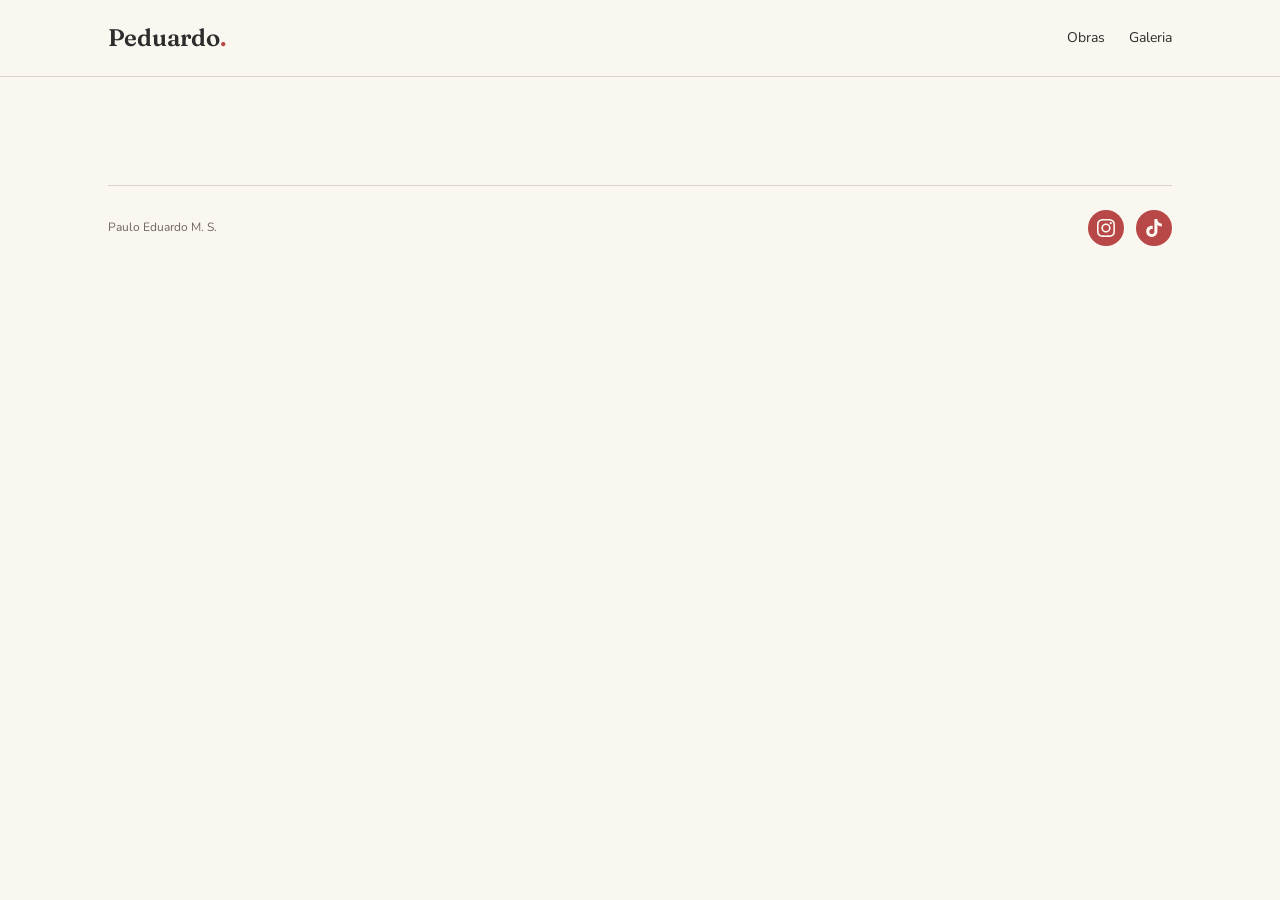
<file: projetos/_template/index.html>
<!doctype html>
<html lang="pt-BR">
  <head>
    <meta charset="utf-8">
    <!-- Google Tag Manager -->
    <script>window.dataLayer = window.dataLayer || [];</script>
    <script>(function(w,d,s,l,i){w[l]=w[l]||[];w[l].push({'gtm.start':
    new Date().getTime(),event:'gtm.js'});var f=d.getElementsByTagName(s)[0],
    j=d.createElement(s),dl=l!='dataLayer'?'&l='+l:'';j.async=true;j.src=
    'https://www.googletagmanager.com/gtm.js?id='+i+dl;f.parentNode.insertBefore(j,f);
    })(window,document,'script','dataLayer','GTM-KXHLCWLR');</script>
    <!-- End Google Tag Manager -->
    <meta name="viewport" content="width=device-width, initial-scale=1">
    <title>Nome do projeto · Peduardo.</title>
    <meta name="description" content="">
    <link rel="icon" href="../../assets/img/perfil-foto.gif">
    <link rel="stylesheet" href="../../assets/css/fonts.css">
    <link rel="stylesheet" href="../../assets/css/site.css">
    <link rel="stylesheet" href="../../assets/css/project.css">
    <script src="../../assets/js/conteudo.js" defer></script>
    <script src="../../assets/js/render.js" defer></script>
    <script src="../../assets/js/site.js" defer></script>
  </head>

  <body data-base="../../">
    <!-- Google Tag Manager (noscript) -->
    <noscript><iframe src="https://www.googletagmanager.com/ns.html?id=GTM-KXHLCWLR"
    height="0" width="0" style="display:none;visibility:hidden"></iframe></noscript>
    <!-- End Google Tag Manager (noscript) -->

    <a class="skip" href="#conteudo">Pular para o conteúdo</a>

    <header class="site-header">
      <nav class="nav" aria-label="Navegação principal">
        <a class="wordmark" href="../../">Peduardo<span>.</span></a>
        <div class="nav-links">
          <a href="../../links/">Obras</a>
          <a href="../../galeria/">Galeria</a>
        </div>
      </nav>
    </header>

    <main id="conteudo" class="wrap project-page">
      <!-- Corpo livre: escreva aqui o HTML do projeto, começando pelo seu h1. -->
    </main>

    <footer class="site-footer">
      <p data-profile-footer>Paulo Eduardo M. S.</p>
      <nav class="footer-socials" aria-label="Redes sociais">
        <a class="social-circle" href="https://instagram.com/peduardo.insta" target="_blank" rel="noopener noreferrer" aria-label="Instagram" title="Instagram">
          <svg class="icon-brand" aria-hidden="true" focusable="false" width="25" height="25" viewBox="0 0 24 24" xmlns="http://www.w3.org/2000/svg"><path d="M7.0301.084c-1.2768.0602-2.1487.264-2.911.5634-.7888.3075-1.4575.72-2.1228 1.3877-.6652.6677-1.075 1.3368-1.3802 2.127-.2954.7638-.4956 1.6365-.552 2.914-.0564 1.2775-.0689 1.6882-.0626 4.947.0062 3.2586.0206 3.6671.0825 4.9473.061 1.2765.264 2.1482.5635 2.9107.308.7889.72 1.4573 1.388 2.1228.6679.6655 1.3365 1.0743 2.1285 1.38.7632.295 1.6361.4961 2.9134.552 1.2773.056 1.6884.069 4.9462.0627 3.2578-.0062 3.668-.0207 4.9478-.0814 1.28-.0607 2.147-.2652 2.9098-.5633.7889-.3086 1.4578-.72 2.1228-1.3881.665-.6682 1.0745-1.3378 1.3795-2.1284.2957-.7632.4966-1.636.552-2.9124.056-1.2809.0692-1.6898.063-4.948-.0063-3.2583-.021-3.6668-.0817-4.9465-.0607-1.2797-.264-2.1487-.5633-2.9117-.3084-.7889-.72-1.4568-1.3876-2.1228C21.2982 1.33 20.628.9208 19.8378.6165 19.074.321 18.2017.1197 16.9244.0645 15.6471.0093 15.236-.005 11.977.0014 8.718.0076 8.31.0215 7.0301.0839m.1402 21.6932c-1.17-.0509-1.8053-.2453-2.2287-.408-.5606-.216-.96-.4771-1.3819-.895-.422-.4178-.6811-.8186-.9-1.378-.1644-.4234-.3624-1.058-.4171-2.228-.0595-1.2645-.072-1.6442-.079-4.848-.007-3.2037.0053-3.583.0607-4.848.05-1.169.2456-1.805.408-2.2282.216-.5613.4762-.96.895-1.3816.4188-.4217.8184-.6814 1.3783-.9003.423-.1651 1.0575-.3614 2.227-.4171 1.2655-.06 1.6447-.072 4.848-.079 3.2033-.007 3.5835.005 4.8495.0608 1.169.0508 1.8053.2445 2.228.408.5608.216.96.4754 1.3816.895.4217.4194.6816.8176.9005 1.3787.1653.4217.3617 1.056.4169 2.2263.0602 1.2655.0739 1.645.0796 4.848.0058 3.203-.0055 3.5834-.061 4.848-.051 1.17-.245 1.8055-.408 2.2294-.216.5604-.4763.96-.8954 1.3814-.419.4215-.8181.6811-1.3783.9-.4224.1649-1.0577.3617-2.2262.4174-1.2656.0595-1.6448.072-4.8493.079-3.2045.007-3.5825-.006-4.848-.0608M16.953 5.5864A1.44 1.44 0 1 0 18.39 4.144a1.44 1.44 0 0 0-1.437 1.4424M5.8385 12.012c.0067 3.4032 2.7706 6.1557 6.173 6.1493 3.4026-.0065 6.157-2.7701 6.1506-6.1733-.0065-3.4032-2.771-6.1565-6.174-6.1498-3.403.0067-6.156 2.771-6.1496 6.1738M8 12.0077a4 4 0 1 1 4.008 3.9921A3.9996 3.9996 0 0 1 8 12.0077"/></svg>
        </a>
        <a class="social-circle" href="https://tiktok.com/@peduardo.tkk" target="_blank" rel="noopener noreferrer" aria-label="TikTok" title="TikTok">
          <svg class="icon-brand" aria-hidden="true" focusable="false" width="25" height="25" viewBox="0 0 24 24" xmlns="http://www.w3.org/2000/svg"><path d="M12.525.02c1.31-.02 2.61-.01 3.91-.02.08 1.53.63 3.09 1.75 4.17 1.12 1.11 2.7 1.62 4.24 1.79v4.03c-1.44-.05-2.89-.35-4.2-.97-.57-.26-1.1-.59-1.62-.93-.01 2.92.01 5.84-.02 8.75-.08 1.4-.54 2.79-1.35 3.94-1.31 1.92-3.58 3.17-5.91 3.21-1.43.08-2.86-.31-4.08-1.03-2.02-1.19-3.44-3.37-3.65-5.71-.02-.5-.03-1-.01-1.49.18-1.9 1.12-3.72 2.58-4.96 1.66-1.44 3.98-2.13 6.15-1.72.02 1.48-.04 2.96-.04 4.44-.99-.32-2.15-.23-3.02.37-.63.41-1.11 1.04-1.36 1.75-.21.51-.15 1.07-.14 1.61.24 1.64 1.82 3.02 3.5 2.87 1.12-.01 2.19-.66 2.77-1.61.19-.33.4-.67.41-1.06.1-1.79.06-3.57.07-5.36.01-4.03-.01-8.05.02-12.07z"/></svg>
        </a>
      </nav>
    </footer>

    <!-- Opcional: mantenha este dialog se as imagens da página usarem data-project-image. -->
    <dialog id="preview" aria-labelledby="preview-title">
      <button class="dialog-close" type="button" aria-label="Fechar prévia" autofocus>✕</button>
      <div id="preview-content"></div>
    </dialog>
    <p class="toast" role="status" id="toast"></p>
  </body>
</html>
</file>
<file: assets/css/fonts.css>
/* Fontes locais: sem requisições a Google Fonts. Licenças em assets/fonts. */
@font-face{font-family:'Nunito';font-style:normal;font-weight:400;font-display:swap;src:url('../fonts/nunito-400.woff2') format('woff2')}
@font-face{font-family:'Nunito';font-style:normal;font-weight:700;font-display:swap;src:url('../fonts/nunito-700.woff2') format('woff2')}
@font-face{font-family:'Fraunces';font-style:normal;font-weight:600;font-display:swap;src:url('../fonts/fraunces-600.woff2') format('woff2')}
</file>
<file: assets/css/site.css>
:root {
  --paper: #faf6f0;
  --ink: #2d2d2d;
  --muted: #71665e;
  --red: #b84747;
  --line: #ded5ca;
  --white: #fff;
  --accent: #b84747;
  --soft: #f2e3dd;
  --radius: 18px;
  --shadow: 0 3px 12px #3a30280a;
}

* {
  box-sizing: border-box;
}

html {
  scroll-behavior: smooth;
  scroll-padding-top: 90px;
}

body {
  margin: 0;
  background: var(--paper);
  color: var(--ink);
  font: 16px/1.65 'Nunito',sans-serif;
}

h1, h2, h3, .wordmark {
  font-family: 'Fraunces',Georgia,serif;
  font-weight: 600;
  line-height: 1.2;
}

h1, h2, h3, p {
  margin-top: 0;
}

a {
  color: inherit;
  text-underline-offset: 4px;
}

button, input {
  font: inherit;
}

button, a {
  -webkit-tap-highlight-color: transparent;
  touch-action: manipulation;
}

button {
  color: inherit;
  cursor: pointer;
}

img {
  max-width: 100%;
  height: auto;
  display: block;
}

:focus-visible {
  outline: 3px solid var(--red);
  outline-offset: 5px;
}

[hidden] {
  display: none!important;
}

.skip {
  position: fixed;
  top: -100px;
  left: 16px;
  z-index: 100;
  background: #fff;
  padding: 10px 20px;
}

.skip:focus {
  top: 10px;
}

.wrap {
  width: min(100% - 48px,1064px);
  margin-inline: auto;
}

.eyebrow {
  display: block;
  font-size: 11px;
  text-transform: uppercase;
  letter-spacing: .15em;
  font-weight: 800;
  color: var(--accent);
  margin-bottom: 14px;
}

.site-header {
  border-bottom: 1px solid var(--line);
  background: var(--paper);
}

.nav {
  max-width: 1120px;
  margin: auto;
  min-height: 76px;
  padding: 12px 28px;
  display: flex;
  align-items: center;
  justify-content: space-between;
  gap: 24px;
}

.wordmark {
  font-size: 24px;
  text-decoration: none;
}

.wordmark span {
  color: var(--red);
}

.nav-links {
  display: flex;
  gap: 24px;
}

.nav-links a {
  font-size: 14px;
  text-decoration: none;
  padding: 7px 0;
}

.nav-links a[aria-current=page] {
  color: var(--red);
  box-shadow: 0 2px var(--red);
}

.links-main {
  width: min(100% - 40px,540px);
  margin: auto;
}

.profile {
  text-align: center;
  margin: 38px auto 24px;
  max-width: 520px;
}

.profile-picture {
  border: 3px solid var(--red);
  width: 200px;
  height: 200px;
  border-radius: 50%;
  object-fit: cover;
  margin: 0 auto 20px;
  background: var(--line);
}

.profile h1 {
  font-size: 30px;
  margin-bottom: 12px;
}

.profile p {
  margin-bottom: 8px;
}

.profile-name-toggle {
  font: inherit;
  color: inherit;
  border: 0;
  background: transparent;
  padding: 4px 0;
  max-width: 100%;
  border-radius: 6px;
}

.profile-name-toggle,

.wordmark {
  transition: opacity .18s ease,transform .18s ease;
}

.name-changing {
  opacity: 0;
  transform: translateY(4px);
}

.name-accent {
  color: var(--red);
}

.status-line {
  font-size: 13px;
  color: var(--muted);
  min-height: 22px;
}

#profile-status {
  transition: opacity .3s ease;
}

#profile-status.status-fading {
  opacity: 0;
}

.status-dots {
  display: inline-block;
  width: 1em;
  text-align: left;
}

.socials {
  display: flex;
  justify-content: center;
  gap: 25px;
  margin: 24px auto 24px;
  flex-wrap: wrap;
}

.social-circle {
  width: 47px;
  height: 47px;
  border-radius: 50%;
  background: var(--red);
  display: inline-flex;
  align-items: center;
  justify-content: center;
  border: 0;
  color: var(--paper);
  text-decoration: none;
  transition: transform .2s;
}

.social-circle img {
  width: 25px;
  height: 25px;
  object-fit: contain;
}

.social-circle svg {
  display: block;
  flex-shrink: 0;
  fill: none;
  stroke: currentColor;
  stroke-width: 1.6;
  stroke-linecap: round;
  stroke-linejoin: round;
}

/* Logotipos: Simple Icons (CC0). A cor acompanha o botão. */
.social-circle svg.icon-brand {
  fill: currentColor;
  stroke: none;
}

.social-circle:hover {
  transform: translateY(-3px);
}

.links-tabs {
  display: flex;
  justify-content: space-between;
  gap: 16px;
  margin: 28px 0 20px;
  border-bottom: 1px solid var(--line);
}

.links-tabs [role="tab"] {
  padding: 12px 0;
  border: 0;
  border-bottom: 2px solid transparent;
  margin-bottom: -1px;
  background: transparent;
  color: var(--muted);
  font-size: 11px;
  font-weight: 800;
  letter-spacing: .1em;
  text-transform: uppercase;
  transition: color .2s, border-color .2s;
}

.links-tabs [aria-selected="true"] {
  border-bottom-color: var(--red);
  color: var(--red);
}

.links-tabs [role="tab"]:hover {
  color: var(--red);
}

.about-contact-cards {
  display: grid;
  gap: 18px;
}

.contact-card {
  display: grid;
  gap: 22px;
  padding: clamp(22px,5vw,30px);
  border: 1px solid var(--line);
  border-radius: var(--radius);
  background: var(--white);
  box-shadow: var(--shadow);
}

.contact-card h2 {
  font-size: clamp(22px,5vw,27px);
  margin: 0;
}

.contact-description {
  margin: 0;
  color: var(--muted);
  font-size: 14px;
  line-height: 1.7;
}

.about-description {
  display: grid;
  gap: 12px;
}

.contact-invitation {
  display: grid;
  gap: 14px;
}

.contact-link {
  display: flex;
  align-items: center;
  gap: 14px;
  padding: 14px;
  border: 1px solid var(--line);
  border-radius: 12px;
  text-decoration: none;
  transition: background .2s, border-color .2s;
}

.contact-link:hover {
  background: var(--paper);
  border-color: var(--red);
}

.contact-link-text {
  flex: 1;
  min-width: 0;
  overflow-wrap: anywhere;
}

.contact-link-text strong,
.contact-link-text small {
  display: block;
}

.contact-link-text strong {
  font-size: 14px;
}

.contact-link-text small {
  margin-top: 2px;
  color: var(--muted);
  font-size: 12px;
}

.contact-link > span:last-child {
  color: var(--red);
}

.project-card {
  position: relative;
  border: 1px solid var(--line);
  border-radius: var(--radius);
  background: var(--white);
  padding: 18px;
  display: flex;
  gap: 20px;
  align-items: center;
  margin-bottom: 16px;
  box-shadow: var(--shadow);
  transition: transform .2s,box-shadow .2s;
}

.project-card:hover {
  transform: translateY(-3px);
  box-shadow: 0 7px 20px #3a302812;
}

.card-cover {
  width: 96px;
  flex: 0 0 96px;
  border-radius: 9px;
  overflow: hidden;
  box-shadow: 0 2px 8px #0001;
}

.card-cover img {
  width: 100%;
  object-fit: cover;
}

.card-info {
  flex: 1;
  min-width: 0;
}

.card-info h3 {
  font-size: 19px;
  margin-bottom: 5px;
}

.card-title-link {
  text-decoration: none;
}

.card-title-link:after {
  content: '';
  position: absolute;
  inset: 0;
  border-radius: var(--radius);
}

.card-info p {
  font-size: 13px;
  color: var(--muted);
  margin-bottom: 14px;
}

.card-cover .placeholder-cover {
  padding: 10px;
  min-height: 144px;
}

.card-cover .placeholder-title {
  font-size: 18px;
}

.card-cover .placeholder-cover small {
  font-size: 7px;
}

.tags {
  display: grid;
  grid-template-columns: repeat(2,minmax(0,1fr));
  grid-template-rows: repeat(2,minmax(24px,1fr));
  gap: 5px;
}

.tag {
  min-width: 0;
  display: flex;
  align-items: center;
  justify-content: center;
  text-align: center;
  overflow-wrap: anywhere;
  background: var(--tag,var(--accent));
  color: #fff;
  font-size: 11px;
  font-weight: 700;
  padding: 3px 8px;
  border-radius: 7px;
  line-height: 1.6;
}

.tags.work-tags {
  grid-template-columns: minmax(0,1fr);
  grid-template-rows: repeat(2,minmax(24px,auto));
  gap: 5px;
}

.contact-card .tags.work-tags {
    display: flex;
    justify-content: center;
}

.tag-row {
  display: flex;
  align-items: center;
  gap: 3px;
  min-width: 0;
}

.work-tags .tag {
  flex: 0 1 auto;
  max-width: 100%;
  border-radius: 999px;
  padding: 3px 8px;
  white-space: nowrap;
}

.extra-works {
  margin-top: 28px;
}

.extra-works summary {
  cursor: pointer;
  font-size: 14px;
  color: var(--muted);
  padding: 8px 0;
}

.extra-works .project-card {
  margin-top: 14px;
}

.page-footnote {
  font-size: 13px;
  line-height: 1.6;
  text-align: center;
  color: var(--muted);
  margin: 32px 10px;
}

.button {
  display: inline-flex;
  align-items: center;
  justify-content: center;
  gap: 8px;
  padding: 11px 18px;
  min-height: 44px;
  border-radius: 11px;
  border: 1px solid var(--line);
  background: #fff;
  text-decoration: none;
  font-size: 13px;
  font-weight: 800;
  transition: transform .2s;
}

.button:hover {
  transform: translateY(-2px);
}

.button.primary {
  background: var(--accent);
  border-color: var(--accent);
  color: #fff;
}

.reading-actions {
  display: flex;
  flex-wrap: wrap;
  gap: 10px;
  align-items: center;
  justify-content: center;
}

.reading-link {
  background: transparent;
  border-color: var(--line);
  color: var(--accent);
  padding: 6px 10px;
  min-height: auto;
  border-radius: 15px;
}

.reading-link img {
  width: 20px;
  height: 20px;
  object-fit: contain;
}

.spotify-action {
  display: inline-flex;
  align-items: center;
  justify-content: center;
  gap: 8px;
  min-height: 44px;
  padding: 10px 15px;
  border-radius: 28px;
  background: #173c29;
  color: #fff;
  text-decoration: none;
  font-size: 12px;
  font-weight: 800;
  transition: background .2s,transform .2s;
  flex-shrink: 0;
}

.spotify-action img {
  width: 24px;
  height: 24px;
  object-fit: contain;
}

.spotify-action:hover {
  background: #225c3e;
  transform: translateY(-2px);
}

.project-explore {
  margin-left: auto;
  background: var(--accent);
  border-color: var(--accent);
  color: #fff;
}

.project-explore:hover {
  background: var(--accent);
  border-color: var(--accent);
  filter: brightness(.92);
}

.placeholder-cover {
  aspect-ratio: 2/3;
  background: var(--soft);
  padding: 24px;
  color: var(--accent);
  display: flex;
  flex-direction: column;
  justify-content: space-between;
}

.placeholder-cover .placeholder-title {
  font-family: 'Fraunces',Georgia,serif;
  font-size: clamp(22px,4vw,40px);
  line-height: 1.1;
  overflow-wrap: anywhere;
}

.placeholder-cover small {
  font-size: 10px;
  letter-spacing: .08em;
  text-transform: uppercase;
}

.page-intro {
  padding: 62px 0 36px;
  max-width: 670px;
}

.page-intro h1 {
  font-size: clamp(38px,6vw,55px);
  margin-bottom: 18px;
}

.page-intro p {
  font-size: 17px;
  color: var(--muted);
  max-width: 540px;
}

.gallery-grid {
  columns: 4;
  column-gap: 12px;
}

.gallery-item {
  break-inside: avoid;
  margin: 0 0 12px;
  position: relative;
}

.gallery-item a {
  display: block;
  text-decoration: none;
}

.gallery-item img {
  display: block;
  width: 100%;
  border-radius: 12px;
  background: var(--line);
  transition: filter .2s;
      border: 1px solid var(--line);
}

.gallery-item a:hover img {
  filter: brightness(.92);
}

.gallery-item figcaption {
  font-size: 14px;
  font-weight: 700;
  margin-top: 12px;
}

.gallery-item figcaption small {
  display: block;
  font-size: 12px;
  color: var(--muted);
  font-weight: 400;
}

.gallery-masonry {
  max-width: none;
  column-gap: 12px;
}

.gallery-masonry .gallery-item {
  margin: 0 0 12px;
}

.gallery-masonry .gallery-item img {
  height: auto;
}

@media (min-width: 761px) and (max-width: 1100px) {
  .gallery-grid { columns: 3; }
}

.gallery-masonry .gallery-item a {
  border-radius: 12px;
  overflow: hidden;
  cursor: zoom-in;
}

.gallery-masonry .gallery-item figcaption {
  display: none;
}

.gallery-filters {
  margin: 0;
  padding: 16px;
  border: 1px solid var(--line);
  border-radius: 12px;
  background: var(--white);
}

.gallery-filters label {
  display: block;
  font-size: 13px;
  font-weight: 700;
  margin-bottom: 8px;
}

.gallery-filters input {
  width: 100%;
  border: 1px solid var(--line);
  background: var(--paper);
  color: var(--ink);
  border-radius: 12px;
  padding: 12px 16px;
}

.gallery-tag-filters {
  display: flex;
  flex-wrap: wrap;
  gap: 8px;
  margin-top: 16px;
}

.gallery-tag-filters button {
  max-width: 100%;
  min-height: 40px;
  border: 1px solid var(--line);
  border-radius: 24px;
  padding: 7px 15px;
  background: transparent;
  font-size: 13px;
  white-space: normal;
  overflow-wrap: anywhere;
}

.gallery-tag-filters button[aria-pressed=true] {
  background: var(--ink);
  border-color: var(--ink);
  color: var(--paper);
}

.gallery-empty {
  padding: 32px 0;
  color: var(--muted);
}

.gallery-page .page-intro .eyebrow {
  margin: 8px 0;
}

.gallery-page .page-intro h1 {
  margin-bottom: 0;
}

.gallery-toolbar {
  display: grid;
  gap: 12px;
  margin: 10px 0 18px;
}

.gallery-toolbar-main {
  display: grid;
  grid-template-columns: minmax(0,1fr) auto;
  gap: 12px;
  align-items: start;
}

.gallery-filter-toggle {
  display: flex;
  align-items: center;
  justify-content: space-between;
  gap: 12px;
  font-weight: 700;
}

.gallery-filter-toggle::after {
  content: '+';
  font-size: 18px;
  line-height: 1;
}

.gallery-filter-toggle[aria-expanded="true"] {
  background: var(--soft);
  border-color: var(--red);
  color: var(--red);
}

.gallery-filter-toggle[aria-expanded="true"]::after {
  content: '−';
}

.gallery-order-actions {
  display: flex;
  flex-wrap: wrap;
  justify-content: flex-end;
  gap: 8px;
}

.gallery-filter-toggle,
.gallery-order-actions button {
  border: 1px solid var(--line);
  border-radius: 12px;
  padding: 10px 14px;
  min-height: 44px;
  background: var(--white);
  font-size: 13px;
}

.gallery-order-actions button:hover {
  background: var(--soft);
}

.gallery-order-actions button:disabled {
  opacity: .5;
  cursor: default;
}

.gallery-filter-status {
  display: flex;
  flex-wrap: wrap;
  align-items: center;
  justify-content: space-between;
  gap: 8px 16px;
}

.gallery-filter-tools {
  display: flex;
  flex-wrap: wrap;
  gap: 16px;
  margin-left: auto;
}

.gallery-filter-tools button {
  min-height: 36px;
  padding: 6px 0;
  border: 0;
  background: transparent;
  color: var(--red);
  font-size: 12px;
  text-decoration: underline;
  text-underline-offset: 4px;
}

dialog {
  padding: 0;
  border: 1px solid var(--line);
  border-radius: 20px;
  background: var(--paper);
  color: var(--ink);
  width: min(560px,calc(100% - 32px));
  max-height: 90dvh;
  overflow: auto;
  box-shadow: 0 25px 80px #0004;
}

dialog::backdrop {
  background: #17110ee0;
  backdrop-filter: blur(5px);
}

body:has(dialog[open]) {
  overflow: hidden;
}

.dialog-close {
  position: sticky;
  top: 12px;
  float: right;
  margin: 12px 12px -48px 0;
  width: 36px;
  height: 36px;
  z-index: 2;
  border-radius: 50%;
  border: 1px solid var(--line);
  background: var(--paper);
  font-size: 22px;
  line-height: 1;
}

.dialog-heading {
  display: flex;
  gap: 16px;
  padding: 40px 20px 15px;
  background: var(--soft);
  align-items: flex-end;
}

.dialog-heading img {
  width: 105px;
  max-height: 130px;
  object-fit: contain;
  border-radius: 7px;
}

.dialog-heading .placeholder-cover {
  width: 105px;
  flex-shrink: 0;
  padding: 12px;
}

.dialog-heading .placeholder-title {
  font-size: 22px;
}

.dialog-heading h2 {
  font-size: 22px;
  margin: 10px 0;
}

.dialog-heading p {
  font-size: 13px;
  margin: 0;
  color: var(--muted);
}

.dialog-body {
  padding: 26px 28px;
}

.dialog-body .tags {
  margin-bottom: 25px;
}

.dialog-body .tags.work-tags {
  display: flex;
  flex-wrap: nowrap;
  overflow-x: auto;
  padding-bottom: 4px;
  justify-content: center;
}

.dialog-body .work-tags .tag-row {
  display: contents;
}

.dialog-body .work-tags .tag {
  flex: 0 0 auto;
  white-space: nowrap;
}

.dialog-body .synopsis {
  text-align: justify;
  white-space: pre-line;
  font-size: 15px;
  line-height: 1.7;
}

.dialog-heading.has-cover {
  position: relative;
  overflow: hidden;
  isolation: isolate;
  background: #1a3a38;
}

.dialog-body .eyebrow {
  text-align: center;
}

.dialog-body .tag-row {
  justify-content: center;
}

.dialog-heading.has-cover::before {
  content: "";
  position: absolute;
  inset: 0;
  z-index: -2;
  background-image: var(--banner-image);
  background-size: cover;
  background-position: center;
  filter: blur(3px) brightness(0.6);
  transform: scale(1.15);
}

.dialog-heading.has-cover::after {
  content: "";
  position: absolute;
  inset: 0;
  z-index: -1;
  background: linear-gradient(
    to bottom,
    transparent 20%,
    rgba(15, 10, 8, 0.65) 100%
  );
}

.dialog-heading.has-cover h2 {
  color: white;
  text-shadow: 0 2px 10px rgba(0, 0, 0, 0.6);
}

.dialog-heading.has-cover p,

.dialog-heading.has-cover .eyebrow {
  color: rgba(255, 255, 255, 0.85);
}

.project-dialog {
  width: min(560px,calc(100% - 40px));
  border: 0;
  box-shadow: 0 32px 80px #0007;
  scrollbar-width: thin;
}

.project-dialog[open] {
  animation: project-modal-enter .32s cubic-bezier(.34,1.4,.64,1);
}

.project-dialog::backdrop {
  background: #140f0ab8;
  backdrop-filter: blur(6px);
}

.project-dialog .dialog-close,
.image-dialog .dialog-close {
  position: absolute;
  top: 14px;
  right: 14px;
  float: none;
  display: grid;
  place-items: center;
  width: 32px;
  height: 32px;
  margin: 0;
  border: 1px solid #ffffff40;
  background: #ffffff2e;
  color: #fff;
  font-size: 16px;
  transition: background .2s;
}

.project-dialog .dialog-close:hover,
.project-dialog .dialog-close:focus-visible {
  background: #ffffff52;
}

.project-dialog .dialog-heading {
  min-height: 190px;
  padding: 48px 22px 20px;
  background-color: var(--accent);
}

.project-dialog .dialog-heading > div {
  min-width: 0;
}

.project-dialog .dialog-heading img {
  flex-shrink: 0;
  width: auto;
  height: 130px;
  max-width: 112px;
  max-height: none;
  border-radius: 10px;
  box-shadow: 0 8px 28px #0008;
}

.project-dialog .dialog-heading .placeholder-cover {
  width: 90px;
  height: 130px;
  border-radius: 10px;
  overflow: hidden;
}

.project-dialog .dialog-heading .placeholder-cover small {
  font-size: 8px;
}

.project-dialog .dialog-heading .placeholder-title {
  font-size: 17px;
}

.project-dialog .dialog-heading h2 {
  margin: 0 0 4px;
  color: #fff;
  font-size: 22px;
  font-weight: 600;
  line-height: 1.2;
  overflow-wrap: anywhere;
  text-shadow: 0 2px 10px #0009;
}

.project-dialog .dialog-heading p {
  color: #ffffffb3;
  font-size: 13px;
}

.project-dialog .dialog-body {
  padding: 20px 22px 22px;
}

.project-dialog .dialog-body .tags.work-tags {
  gap: 5px;
  margin-bottom: 24px;
}

.project-dialog .work-tags .tag {
  padding: 4px 9px;
  font-size: 12px;
  line-height: 1.5;
}

.project-dialog .dialog-body .eyebrow {
  margin-bottom: 8px;
  color: var(--red);
  font-size: 10px;
  font-weight: 700;
  letter-spacing: .1em;
}

.project-dialog .synopsis {
  margin-bottom: 0;
  color: #3a3028;
  font-size: 14px;
  line-height: 1.7;
}

.project-modal-scroll:focus-visible {
  outline-offset: -4px;
}

.project-modal-actions {
  display: flex;
  align-items: stretch;
  justify-content: space-between;
  gap: 16px;
  padding: 18px 22px 22px;
  border-top: 1px solid var(--line);
  background: var(--paper);
}

.project-modal-access,
.project-modal-extras {
  display: flex;
  align-items: center;
  min-width: 0;
}

.project-modal-access {
  margin-left: auto;
}

.project-modal-extras {
  order: -1;
  flex-wrap: wrap;
  gap: 8px;
}

.project-modal-actions.has-both .project-modal-access {
  padding-left: 16px;
  border-left: 1px solid var(--red);
}

.project-modal-access .reading-actions {
  justify-content: flex-end;
  gap: 8px;
}

.project-modal-actions .button,
.project-modal-actions .spotify-action {
  min-height: 40px;
  padding: 9px 12px;
  gap: 7px;
  border-radius: 12px;
  font-size: 13px;
  font-weight: 600;
  line-height: 1.3;
  text-align: center;
}

.project-modal-actions .reading-link {
  border: 1.5px solid var(--accent);
  background: #fff;
  color: var(--accent);
  font-weight: 700;
}

.project-modal-actions .project-explore {
  margin-left: 0;
}

.project-modal-actions .spotify-action {
  flex-shrink: 1;
}

.project-modal-actions .spotify-action img,
.project-modal-actions .reading-link img {
  width: 18px;
  height: 18px;
}

.project-modal-extras .button,
.project-modal-extras .spotify-action,
.project-modal-extras .button:hover,
.project-modal-extras .spotify-action:hover {
  min-height: 36px;
  padding: 7px 10px;
  border: 1px solid var(--line);
  background: transparent;
  color: var(--muted);
  box-shadow: none;
  filter: none;
  transform: none;
  transition: none;
}

.project-modal-extras .spotify-action img {
  width: 16px;
  height: 16px;
}

.project-modal-actions a > span[aria-hidden] {
  flex-shrink: 0;
}

@keyframes project-modal-enter {
  from {
    opacity: 0;
    transform: translateY(28px) scale(.96);
  }
  to {
    opacity: 1;
    transform: translateY(0) scale(1);
  }
}

.image-dialog {
  width: min(1060px,calc(100% - 32px));
  background: var(--paper);
}

.image-dialog-layout {
  display: grid;
  grid-template-columns: minmax(0,1.35fr) minmax(280px,1fr);
  align-items: start;
  gap: clamp(20px,3vw,20px);
  padding: clamp(16px,2.5vw,28px);
}

.image-dialog .dialog-close {
  background: #211b1899;
  backdrop-filter: blur(4px);
}

.image-dialog .dialog-close:hover,
.image-dialog .dialog-close:focus-visible {
  background: #211b18bd;
}

.image-dialog.image-zoomed .dialog-close {
  background: #ffffff2e;
}

.image-dialog.image-zoomed .dialog-close:hover,
.image-dialog.image-zoomed .dialog-close:focus-visible {
  background: #ffffff52;
}

.image-dialog-art {
  position: relative;
  background: transparent;
  padding: 0;
  display: flex;
  align-items: center;
  justify-content: center;
  cursor: zoom-in;
  text-decoration: none;
}

.image-dialog-art img {
  max-height: calc(90dvh - 64px);
  object-fit: contain;
  width: 100%;
  max-width: 100%;
  height: auto;
  border-radius: 10px;
}

.image-expand-icon {
  position: absolute;
  bottom: 12px;
  right: 12px;
  display: grid;
  place-items: center;
  width: 32px;
  height: 32px;
  border: 1px solid #ffffff40;
  border-radius: 50%;
  background: #211b1899;
  backdrop-filter: blur(4px);
  color: #fff;
  line-height: 1;
}

.image-expand-icon svg {
  display: block;
  width: 18px;
  height: 18px;
}

.image-dialog-art:hover .image-expand-icon,
.image-dialog-art:focus-visible .image-expand-icon {
  background: #211b18db;
}

.image-load-status:not(:empty) {
  position: absolute;
  bottom: 12px;
  left: 12px;
  right: 12px;
  padding: 8px 12px;
  border-radius: 8px;
  background: #211b18db;
  color: #fff;
  font-size: 13px;
}

.image-dialog .dialog-body {
  display: flex;
  flex-direction: column;
  gap: 8px;
  min-width: 0;
  padding: 35px 0 24px 0;
}

.image-dialog .eyebrow {
  color: var(--accent);
  margin: 0 0 10px;
  text-align: left;
}

.image-dialog h2 {
  font-size: clamp(21px,2.5vw,27px);
  line-height: 1.2;
  margin: 0;
  overflow-wrap: anywhere;
}

.image-dialog .synopsis {
  margin: 0;
  text-align: left;
  line-height: 1.7;
}

.image-dialog .image-tags {
  display: flex;
  flex-wrap: wrap;
  gap: 6px 14px;
  min-width: 0;
}

.image-tag {
  max-width: 100%;
  color: var(--accent);
  font-size: 12px;
  font-weight: 700;
  text-decoration: none;
  overflow-wrap: anywhere;
  border: 1px solid var(--line);
  padding: 2px 7px;
  border-radius: 6px;
}

.image-tag:hover {
  text-decoration: underline;
}

.image-dialog-actions {
  display: grid;
  gap: 12px;
  padding-top: 18px;
  border-top: 1px solid var(--line);
}

.image-related-links {
  display: flex;
  flex-wrap: wrap;
  gap: 8px;
}

.image-project-action {
  display: flex;
  justify-content: flex-end;
  width: 100%;
}

button.image-dialog-art {
  border: 0;
  border-radius: 0;
  width: 100%;
  max-width: calc((90dvh - 64px) * var(--image-ratio, 1));
  justify-self: center;
  min-width: 0;
  color: inherit;
  cursor: zoom-in;
}

.image-dialog.image-zoomed {
  --paper: #1b1714;
  --ink: #faf6f0;
  --muted: #c8bcb3;
  --line: #faf6f02e;
  width: min(1280px,calc(100% - 24px));
  max-width: min(1280px,calc(100% - 24px));
  background: #181412e6;
  backdrop-filter: blur(12px);
}

.image-dialog.image-zoomed::backdrop {
  background: #0b0908ed;
  backdrop-filter: blur(8px);
}

.image-zoomed .image-dialog-layout {
  grid-template-columns: 1fr;
  padding: 12px;
}

.image-zoomed .dialog-body {
  display: none;
}

.image-zoomed .image-dialog-art {
  cursor: zoom-out;
  padding: 0;
  max-width: calc(82dvh * var(--image-ratio, 1));
}

.image-zoomed .image-dialog-art img {
  width: 100%;
  max-width: 100%;
  max-height: 82dvh;
  object-fit: contain;
}

.image-zoomed .image-expand-icon { display: none; }

.site-footer {
  width: min(100% - 48px,1064px);
  margin: 60px auto 0;
  padding: 24px 0;
  border-top: 1px solid var(--line);
  display: flex;
  justify-content: space-between;
  align-items: center;
  flex-wrap: wrap;
  gap: 16px;
  color: var(--muted);
  font-size: 12px;
}

.site-footer a {
  text-decoration: none;
}

.site-footer p {
  margin: 0;
}

.footer-socials {
  display: flex;
  align-items: center;
  gap: 12px;
}

.footer-socials .social-circle {
  width: 36px;
  height: 36px;
}

.footer-socials .social-circle img,
.footer-socials .social-circle svg {
  width: 18px;
  height: 18px;
}

.toast {
  position: fixed;
  bottom: 24px;
  left: 50%;
  transform: translateX(-50%);
  padding: 12px 20px;
  background: var(--ink);
  color: #fff;
  border-radius: 12px;
  z-index: 10;
  font-size: 13px;
  text-align: center;
}

.toast:empty {
  display: none;
}

@media (min-width: 900px) {
  .gallery-item:first-child {
    padding-top: 0;
  }

  .gallery-grid {
    max-width: 900px;
  }

  .gallery-masonry {
    max-width: none;
  }
}

@media (max-width: 760px) {
  .project-dialog {
    max-height: calc(100dvh - 24px);
    overflow: hidden;
  }

  .project-dialog .dialog-close {
    background: #211b1899;
    backdrop-filter: blur(4px);
  }

  .project-dialog #preview-content {
    display: flex;
    flex-direction: column;
    max-height: calc(100dvh - 24px);
  }

  .project-modal-scroll {
    flex: 1 1 auto;
    min-height: 0;
    overflow-y: auto;
    overscroll-behavior: contain;
    scroll-padding-block: 14px;
    scrollbar-width: thin;
  }

  .project-dialog .dialog-heading {
    gap: 16px;
    padding-inline: 20px;
  }

  .project-dialog .dialog-heading img {
    max-width: 90px;
  }

  .project-dialog .dialog-body {
    padding: 20px;
  }

  .project-dialog .dialog-body .tags.work-tags {
    display: grid;
    grid-template-columns: minmax(0,1fr);
    grid-template-rows: none;
    justify-items: center;
    overflow: visible;
    padding-bottom: 0;
  }

  .project-dialog .work-tags .tag-row {
    display: flex;
    justify-content: center;
    gap: 5px;
    max-width: 100%;
  }

  .project-dialog .work-tags .tag {
    flex: 0 1 auto;
    white-space: normal;
  }

  .project-modal-actions {
    flex: 0 0 auto;
    display: grid;
    grid-template-columns: minmax(0,1fr);
    justify-content: center;
    gap: 10px;
    padding: 12px 20px max(12px,env(safe-area-inset-bottom));
  }

  .project-modal-access,
  .project-modal-actions.has-both .project-modal-access {
    display: block;
    margin: 0;
    padding: 0;
    border: 0;
  }

  .project-modal-access .reading-actions {
    display: grid;
    grid-template-columns: repeat(2,minmax(0,1fr));
    gap: 8px;
  }

  .project-modal-extras {
    display: flex;
    flex-wrap: nowrap;
    justify-content: center;
    order: 0;
  }

  .project-modal-actions.has-both .project-modal-extras {
    padding-top: 10px;
    border-top: 1px solid var(--red);
  }

  .project-modal-access .reading-actions > :last-child:nth-child(odd) {
    grid-column: 1 / -1;
  }

  .project-modal-actions .button,
  .project-modal-actions .spotify-action {
    width: 100%;
    min-width: 0;
    min-height: 44px;
    padding-inline: 10px;
    font-size: 13px;
    overflow-wrap: anywhere;
  }

  .project-modal-extras .button,
  .project-modal-extras .spotify-action,
  .project-modal-extras .button:hover,
  .project-modal-extras .spotify-action:hover {
    min-height: 34px;
    padding: 5px 8px;
    font-size: 12px;
  }

  .project-modal-extras .spotify-action {
    flex: 0 0 34px;
    width: 34px;
  }

  .project-modal-extras .project-explore {
    flex: 1 1 0;
    width: auto;
  }

  .dialog-body .tags.work-tags {
    flex-wrap: wrap;
    justify-content: center;
  }
  
  .wrap {
    width: calc(100% - 40px);
  }

  .nav {
    padding-inline: 20px;
    gap: 16px;
  }

  .nav-links {
    gap: 16px;
    flex-shrink: 0;
  }

  .wordmark {
    font-size: 22px;
  }

  .nav .wordmark {
    font-size: clamp(16px, 4.5vw, 22px);
    min-width: 0;
  }

  .profile {
    margin-top: 34px;
  }

  .page-intro {
    padding-top: 38px;
  }

  .gallery-grid {
    columns: 2;
    column-gap: 8px;
  }

  .gallery-masonry {
    column-gap: 8px;
  }

  .gallery-masonry .gallery-item {
    margin-bottom: 8px;
  }

  .image-dialog-layout {
    grid-template-columns: 1fr;
    gap: 20px;
    padding: 16px;
  }

  .image-dialog-art img {
    max-height: 48dvh;
  }

  .image-dialog-art {
    padding: 0;
  }

  .image-dialog .dialog-body {
    padding: 0;
  }

  .gallery-toolbar-main {
    grid-template-columns: 1fr;
    gap: 10px;
  }

  .gallery-order-actions button {
    flex: 1;
    min-width: 0;
  }

  .site-footer {
    margin-top: 40px;
    gap: 6px;
  }
}

@media (max-width: 460px) {
  .nav {
    gap: 12px;
  }

  .nav-links {
    gap: 12px;
  }

  .nav-links a {
    font-size: 13px;
  }

}

@media (max-width: 380px) {
  .nav-links {
    gap: 12px;
  }

  .socials {
    gap: 20px;
  }

  .social-circle {
    width: 43px;
    height: 43px;
  }

  .project-card {
    gap: 14px;
    padding: 14px;
  }

  .card-cover {
    width: 78px;
    flex-basis: 78px;
  }

  .card-info h3 {
    font-size: 17px;
  }

  .dialog-heading {
    padding: 30px 20px;
    gap: 16px;
  }

  .dialog-heading h2 {
    font-size: 21px;
  }

  .dialog-body {
    padding: 22px 20px;
  }
}

@media (prefers-reduced-motion: reduce) {
  html {
    scroll-behavior: auto;
  }

  *,
  
  *:before,
  
  *:after {
    animation: none!important;
    transition: none!important;
  }
}
</file>
<file: assets/css/project.css>
.project-page {
  padding-block: 32px 16px;
}
</file>
